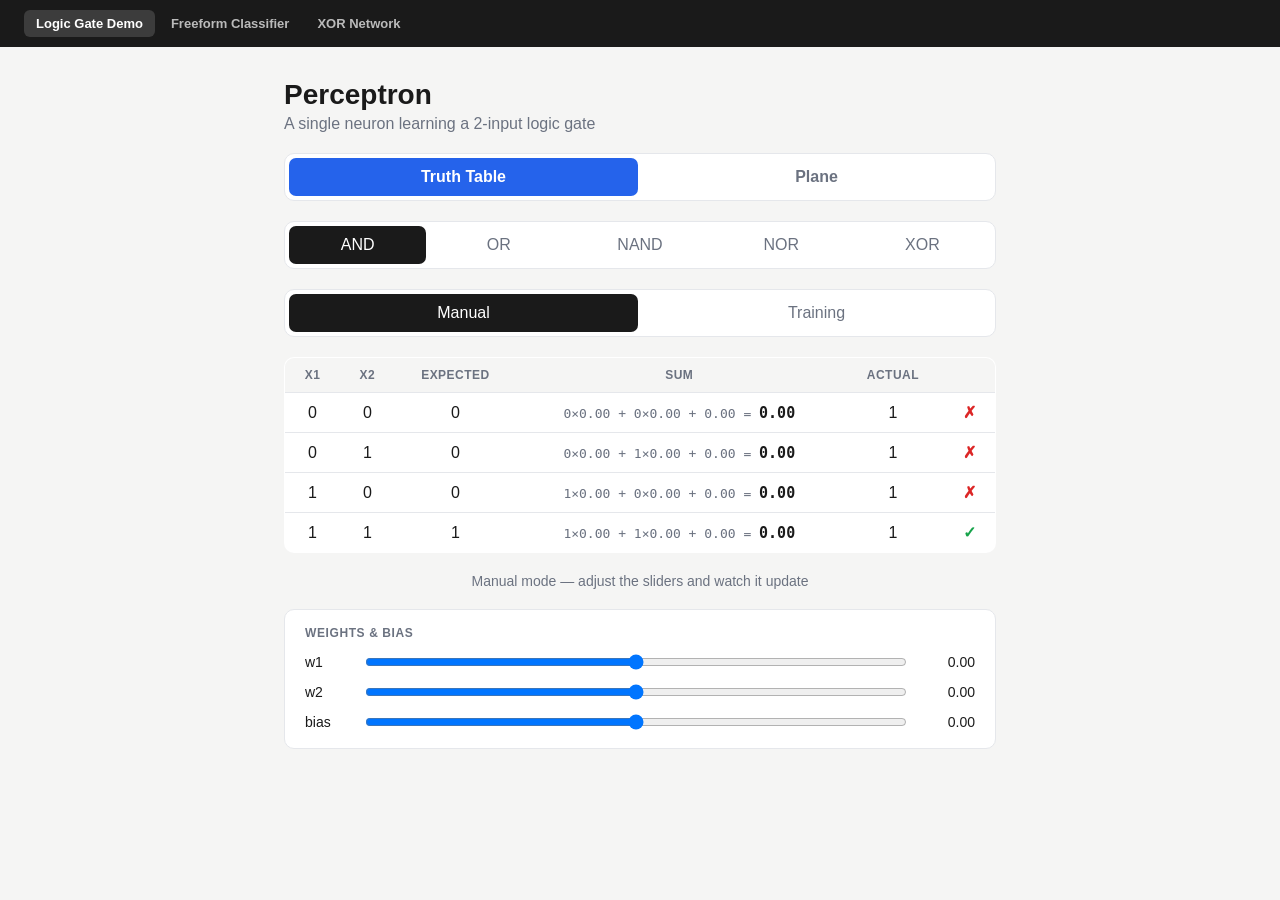
<file: index.html>
<!doctype html>
<html lang="en">
  <head>
    <meta charset="utf-8" />
    <title>Perceptron: Logic Gate Demo</title>
    <link rel="stylesheet" href="style.css" />
    <link rel="stylesheet" href="nav.css" />
  </head>
  <body data-active-view="table" data-mode="manual">
    <main class="app">
      <header class="app-header">
        <h1>Perceptron</h1>
        <p class="subtitle">A single neuron learning a 2-input logic gate</p>
      </header>

      <nav class="view-menu">
        <button data-view="table" id="view-table-btn">Truth Table</button>
        <button data-view="plane" id="view-plane-btn">Plane</button>
      </nav>

      <section id="table-view" class="view">
        <div class="gate-selector" data-role="gate-selector">
          <button data-role="gate-btn" data-gate="AND">AND</button>
          <button data-role="gate-btn" data-gate="OR">OR</button>
          <button data-role="gate-btn" data-gate="NAND">NAND</button>
          <button data-role="gate-btn" data-gate="NOR">NOR</button>
          <button data-role="gate-btn" data-gate="XOR">XOR</button>
        </div>

        <div class="mode-tabs">
          <button data-role="mode-manual" class="mode-tab">Manual</button>
          <button data-role="mode-training" class="mode-tab">Training</button>
        </div>

        <table class="truth-table">
          <thead>
            <tr>
              <th>x1</th>
              <th>x2</th>
              <th>expected</th>
              <th>sum</th>
              <th>actual</th>
              <th></th>
            </tr>
          </thead>
          <tbody id="truth-table-body"></tbody>
        </table>

        <p data-role="status" class="status"></p>

        <section data-role="manual-panel" class="panel">
          <h2>Weights &amp; bias</h2>
          <label class="slider-row">
            <span>w1</span>
            <input data-role="w1-slider" type="range" min="-2" max="2" step="0.01" />
            <span data-role="w1-value" class="value"></span>
          </label>
          <label class="slider-row">
            <span>w2</span>
            <input data-role="w2-slider" type="range" min="-2" max="2" step="0.01" />
            <span data-role="w2-value" class="value"></span>
          </label>
          <label class="slider-row">
            <span>bias</span>
            <input data-role="bias-slider" type="range" min="-2" max="2" step="0.01" />
            <span data-role="bias-value" class="value"></span>
          </label>
        </section>

        <section data-role="training-panel" class="panel">
          <h2>Learning</h2>
          <div class="buttons">
            <button data-role="step-btn">Step</button>
            <button data-role="run-btn">Run</button>
            <button data-role="reset-btn">Reset</button>
          </div>
          <p class="epoch">Epoch <span data-role="epoch-count"></span></p>
          <p data-role="training-indicator" class="training-indicator"></p>
        </section>
      </section>

      <section id="plane-view" class="view">
        <div class="gate-selector" data-role="gate-selector">
          <button data-role="gate-btn" data-gate="AND">AND</button>
          <button data-role="gate-btn" data-gate="OR">OR</button>
          <button data-role="gate-btn" data-gate="NAND">NAND</button>
          <button data-role="gate-btn" data-gate="NOR">NOR</button>
          <button data-role="gate-btn" data-gate="XOR">XOR</button>
        </div>

        <div class="mode-tabs">
          <button data-role="mode-manual" class="mode-tab">Manual</button>
          <button data-role="mode-training" class="mode-tab">Training</button>
        </div>

        <div class="plane-wrap">
          <svg id="plane-svg" viewBox="0 0 400 400"></svg>
        </div>

        <p data-role="status" class="status"></p>

        <section data-role="manual-panel" class="panel">
          <h2>Weights &amp; bias</h2>
          <label class="slider-row">
            <span>w1</span>
            <input data-role="w1-slider" type="range" min="-2" max="2" step="0.01" />
            <span data-role="w1-value" class="value"></span>
          </label>
          <label class="slider-row">
            <span>w2</span>
            <input data-role="w2-slider" type="range" min="-2" max="2" step="0.01" />
            <span data-role="w2-value" class="value"></span>
          </label>
          <label class="slider-row">
            <span>bias</span>
            <input data-role="bias-slider" type="range" min="-2" max="2" step="0.01" />
            <span data-role="bias-value" class="value"></span>
          </label>
        </section>

        <section data-role="training-panel" class="panel">
          <h2>Learning</h2>
          <div class="buttons">
            <button data-role="step-btn">Step</button>
            <button data-role="run-btn">Run</button>
            <button data-role="reset-btn">Reset</button>
          </div>
          <p class="epoch">Epoch <span data-role="epoch-count"></span></p>
          <p data-role="training-indicator" class="training-indicator"></p>
        </section>
      </section>
    </main>
    <script type="module" src="app.js"></script>
  </body>
</html>
</file>
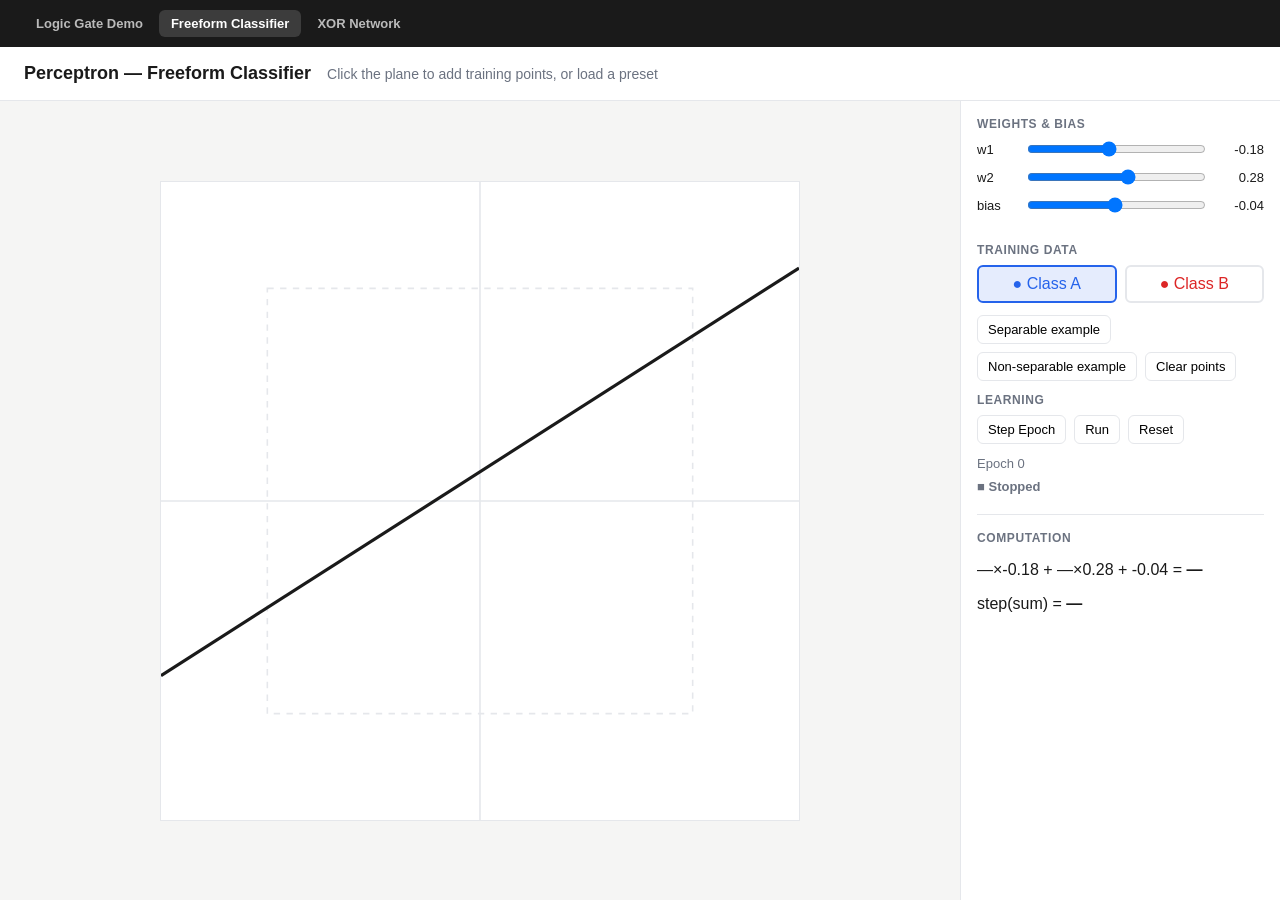
<file: freeform.html>
<!doctype html>
<html lang="en">
  <head>
    <meta charset="utf-8" />
    <title>Perceptron: Freeform Classifier</title>
    <link rel="stylesheet" href="freeform.css" />
    <link rel="stylesheet" href="nav.css" />
  </head>
  <body>
    <div id="app"></div>
    <script type="module" src="freeform.js"></script>
  </body>
</html>
</file>
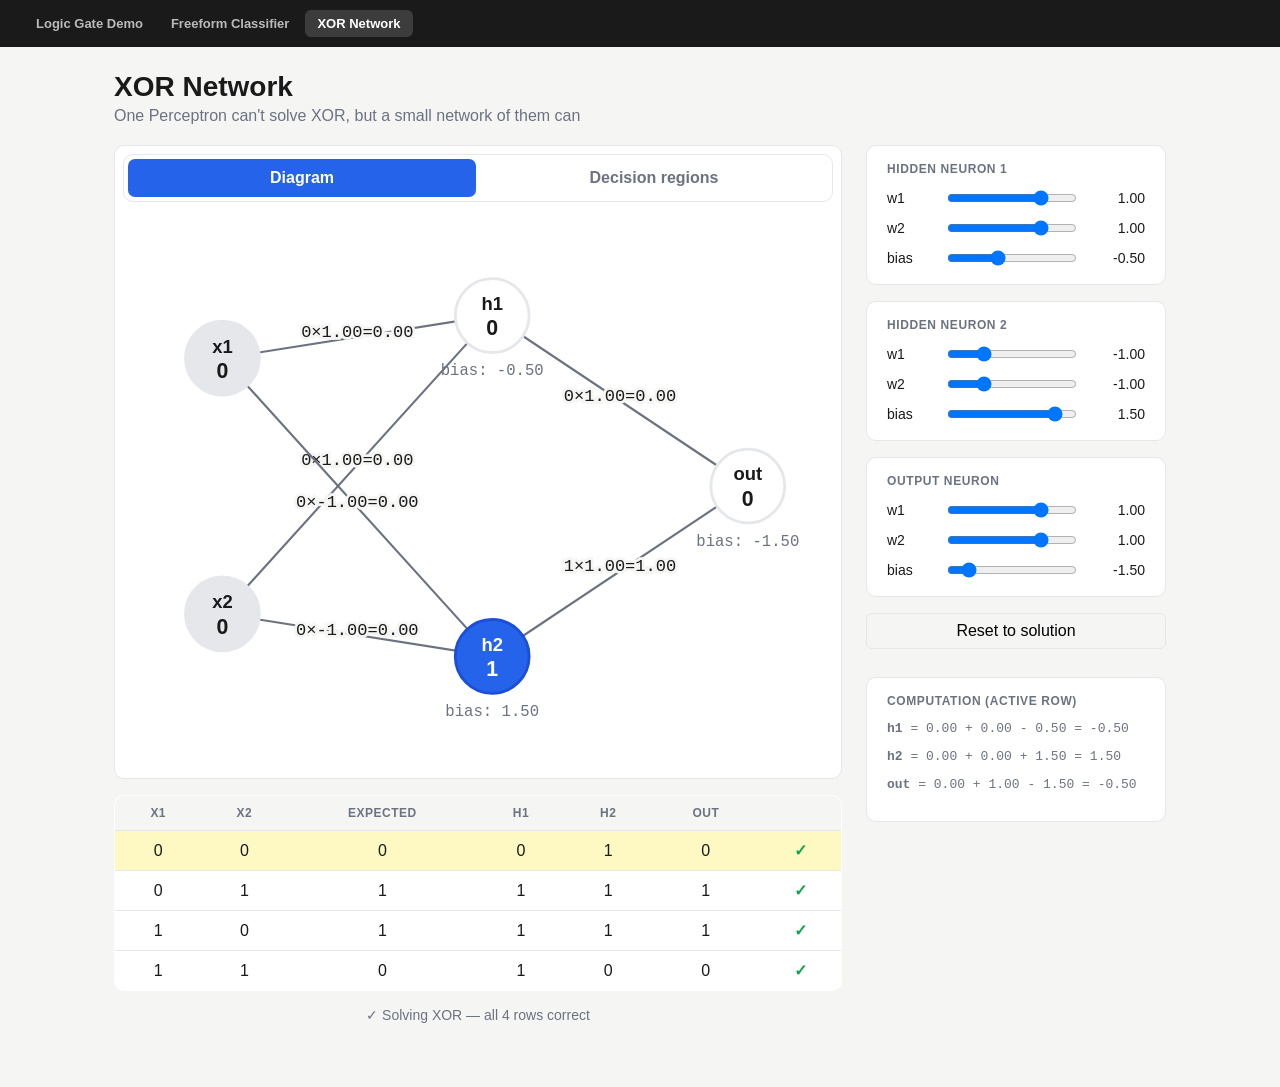
<file: xor-network.html>
<!doctype html>
<html lang="en">
  <head>
    <meta charset="utf-8" />
    <title>Perceptron: XOR Network Demo</title>
    <link rel="stylesheet" href="style.css" />
    <link rel="stylesheet" href="xor-network.css" />
    <link rel="stylesheet" href="nav.css" />
  </head>
  <body>
    <header class="app-header">
      <h1>XOR Network</h1>
      <p class="subtitle">One Perceptron can't solve XOR, but a small network of them can</p>
    </header>
    <div id="app"></div>
    <script type="module" src="xor-network.js"></script>
  </body>
</html>
</file>
<file: style.css>
:root {
  --ink: #1a1a1a;
  --muted: #6b7280;
  --bg: #f5f5f4;
  --panel-bg: #ffffff;
  --border: #e5e7eb;
  --correct: #16a34a;
  --incorrect: #dc2626;
}

* {
  box-sizing: border-box;
}

body {
  margin: 0;
  font-family: -apple-system, BlinkMacSystemFont, "Segoe UI", Helvetica, Arial, sans-serif;
  color: var(--ink);
  background: var(--bg);
}

button {
  font: inherit;
  cursor: pointer;
}

.app {
  max-width: 760px;
  margin: 0 auto;
  padding: 32px 24px 64px;
  display: flex;
  flex-direction: column;
  gap: 20px;
}

.app-header h1 {
  margin: 0;
  font-size: 28px;
}
.subtitle {
  margin: 4px 0 0;
  color: var(--muted);
}
.gate-selector,
.mode-tabs {
  display: flex;
  gap: 4px;
  background: var(--panel-bg);
  border: 1px solid var(--border);
  border-radius: 10px;
  padding: 4px;
}

.gate-selector button,
.mode-tabs button {
  flex: 1;
  padding: 10px;
  border: none;
  background: transparent;
  border-radius: 7px;
  font-weight: 500;
  color: var(--muted);
}
.gate-selector button.active,
.mode-tabs button.active {
  background: var(--ink);
  color: white;
}

.truth-table {
  width: 100%;
  border-collapse: collapse;
  background: var(--panel-bg);
  border: 1px solid var(--border);
  border-radius: 10px;
  overflow: hidden;
  font-variant-numeric: tabular-nums;
}
.truth-table th,
.truth-table td {
  padding: 10px 14px;
  text-align: center;
  border-bottom: 1px solid var(--border);
}
.truth-table th {
  font-size: 12px;
  text-transform: uppercase;
  letter-spacing: 0.04em;
  color: var(--muted);
  background: var(--bg);
}
.truth-table tr:last-child td {
  border-bottom: none;
}
.truth-table tr.active-row {
  background: #fef9c3;
}
.calculation {
  font-family: ui-monospace, SFMono-Regular, Menlo, monospace;
  font-size: 13px;
  white-space: nowrap;
  color: var(--muted);
}

.calc-sum {
  font-size: 15px;
  font-weight: 700;
  color: var(--ink);
}

.check.correct {
  color: var(--correct);
  font-weight: 600;
}
.check.incorrect {
  color: var(--incorrect);
  font-weight: 600;
}

.status {
  margin: 0;
  text-align: center;
  color: var(--muted);
  font-size: 14px;
}

.panel {
  background: var(--panel-bg);
  border: 1px solid var(--border);
  border-radius: 10px;
  padding: 16px 20px;
}
.panel h2 {
  font-size: 12px;
  text-transform: uppercase;
  letter-spacing: 0.05em;
  color: var(--muted);
  margin: 0 0 12px;
}

.slider-row {
  display: grid;
  grid-template-columns: 48px 1fr 56px;
  align-items: center;
  gap: 10px;
  margin-bottom: 10px;
  font-size: 14px;
}
.slider-row:last-of-type {
  margin-bottom: 0;
}
.value {
  text-align: right;
  font-variant-numeric: tabular-nums;
}

.buttons {
  display: flex;
  gap: 8px;
  margin-bottom: 12px;
}
.buttons button {
  flex: 1;
  padding: 8px;
  border: 1px solid var(--border);
  border-radius: 6px;
  background: var(--bg);
}
.buttons button:hover {
  background: var(--border);
}

.epoch {
  margin: 0;
  font-size: 13px;
  color: var(--muted);
}

.training-indicator {
  margin: 8px 0 0;
  font-size: 13px;
  font-weight: 600;
  color: var(--muted);
}
.training-indicator.running {
  color: var(--correct);
  animation: training-pulse 1s ease-in-out infinite;
}

@keyframes training-pulse {
  0%,
  100% {
    opacity: 1;
  }
  50% {
    opacity: 0.4;
  }
}

/* Mode visibility — weights/bias sliders stay visible in both modes so
   the presenter can watch them move as Training mode learns. */
body[data-mode="manual"] [data-role="training-panel"] {
  display: none;
}

/* View visibility — Table vs. Plane, both driven by the same shared state */
body[data-active-view="table"] #plane-view {
  display: none;
}
body[data-active-view="plane"] #table-view {
  display: none;
}

.view-menu {
  display: flex;
  gap: 4px;
  background: var(--panel-bg);
  border: 1px solid var(--border);
  border-radius: 10px;
  padding: 4px;
}
.view-menu button {
  flex: 1;
  padding: 10px;
  border: none;
  background: transparent;
  border-radius: 7px;
  font-weight: 600;
  color: var(--muted);
}
.view-menu button.active {
  background: #2563eb;
  color: white;
}

.view {
  display: flex;
  flex-direction: column;
  gap: 20px;
}

.plane-wrap {
  display: flex;
  align-items: center;
  justify-content: center;
  background: var(--panel-bg);
  border: 1px solid var(--border);
  border-radius: 10px;
  padding: 16px;
}
#plane-svg {
  width: 100%;
  max-width: 420px;
  aspect-ratio: 1 / 1;
}

.plane-active-region {
  fill: none;
  stroke: var(--border);
  stroke-width: 1.5;
  stroke-dasharray: 5 5;
}

.plane-boundary {
  stroke: var(--ink);
  stroke-width: 2.5;
}

.plane-point {
  stroke: white;
  stroke-width: 2;
}
.plane-point.class-a {
  fill: #9ca3af;
}
.plane-point.class-b {
  fill: #2563eb;
}
.plane-point.correct {
  stroke: var(--correct);
  stroke-width: 3;
}
.plane-point.misclassified {
  stroke: var(--incorrect);
  stroke-width: 3;
}

.plane-point-active-ring {
  fill: none;
  stroke: #f59e0b;
  stroke-width: 3;
}

.plane-region-a {
  fill: #9ca3af;
  opacity: 0.18;
}
.plane-region-b {
  fill: #2563eb;
  opacity: 0.18;
}

.plane-hidden-boundary {
  stroke-width: 2;
  stroke-dasharray: 6 4;
  fill: none;
}
.plane-hidden-boundary.h1 {
  stroke: #7c3aed;
}
.plane-hidden-boundary.h2 {
  stroke: #d97706;
}

.plane-hidden-boundary-label {
  font-size: 12px;
  font-weight: 700;
  text-anchor: middle;
}
.plane-hidden-boundary-label.h1 {
  fill: #7c3aed;
}
.plane-hidden-boundary-label.h2 {
  fill: #d97706;
}

.plane-point-label {
  font-size: 12px;
  font-family: ui-monospace, SFMono-Regular, Menlo, monospace;
  fill: var(--muted);
  text-anchor: middle;
}

.plane-side-badge {
  stroke: white;
  stroke-width: 2;
  opacity: 0.9;
}
.plane-side-badge.positive {
  fill: #2563eb;
}
.plane-side-badge.negative {
  fill: #9ca3af;
}

.plane-side-label {
  font-size: 14px;
  font-weight: 700;
  fill: white;
  text-anchor: middle;
  dominant-baseline: central;
  pointer-events: none;
}
</file>
<file: nav.css>
.site-nav {
  display: flex;
  gap: 4px;
  padding: 10px 24px;
  background: #1a1a1a;
}
.site-nav-link {
  padding: 6px 12px;
  border-radius: 6px;
  color: rgba(255, 255, 255, 0.7);
  text-decoration: none;
  font-size: 13px;
  font-weight: 600;
}
.site-nav-link:hover {
  color: white;
}
.site-nav-link.active {
  background: rgba(255, 255, 255, 0.15);
  color: white;
}
</file>
<file: freeform.css>
:root {
  --class-a: #2563eb;
  --class-b: #dc2626;
  --ink: #1a1a1a;
  --muted: #6b7280;
  --bg: #f5f5f4;
  --panel-bg: #ffffff;
  --border: #e5e7eb;
  --correct: #16a34a;
}

* {
  box-sizing: border-box;
}

html,
body {
  height: 100%;
  margin: 0;
}

body {
  display: flex;
  flex-direction: column;
  font-family: -apple-system, BlinkMacSystemFont, "Segoe UI", Helvetica, Arial, sans-serif;
  color: var(--ink);
  background: var(--bg);
}

button {
  font: inherit;
  cursor: pointer;
}

#app {
  flex: 1;
  min-height: 0;
}

/* --- Plane (SVG) --- */
svg[data-role="plane"] {
  display: block;
  width: 100%;
  height: 100%;
  background: var(--panel-bg);
}

.plane-active-region {
  fill: none;
  stroke: var(--border);
  stroke-width: 1;
  stroke-dasharray: 4 4;
}

.plane-axis {
  stroke: var(--border);
  stroke-width: 1;
}

.plane-boundary {
  stroke: var(--ink);
  stroke-width: 2;
}

.plane-point {
  stroke: white;
  stroke-width: 1.5;
}
.plane-point.class-a {
  fill: var(--class-a);
}
.plane-point.class-b {
  fill: var(--class-b);
}

/* ============================================================
   Side-by-side dashboard layout (ported from prototype Variant A)
   ============================================================ */
.variant-a {
  display: flex;
  flex-direction: column;
  height: 100%;
}

.va-header {
  display: flex;
  align-items: baseline;
  gap: 16px;
  padding: 16px 24px;
  border-bottom: 1px solid var(--border);
  background: var(--panel-bg);
}
.va-header h1 {
  font-size: 18px;
  margin: 0;
}
.va-status {
  margin: 0;
  color: var(--muted);
  font-size: 14px;
}

.va-body {
  flex: 1;
  display: grid;
  grid-template-columns: 1fr 320px;
  min-height: 0;
}

.va-plane-col {
  padding: 24px;
  display: flex;
  align-items: center;
  justify-content: center;
  min-height: 0;
}
.va-plane-col svg {
  max-width: 640px;
  max-height: 640px;
  aspect-ratio: 1 / 1;
  border: 1px solid var(--border);
}

.va-sidebar {
  border-left: 1px solid var(--border);
  background: var(--panel-bg);
  padding: 16px;
  overflow-y: auto;
  display: flex;
  flex-direction: column;
  gap: 20px;
}

.va-panel h2,
.va-computation h2 {
  font-size: 12px;
  text-transform: uppercase;
  letter-spacing: 0.05em;
  color: var(--muted);
  margin: 0 0 8px;
}

.va-slider-row {
  display: grid;
  grid-template-columns: 40px 1fr 48px;
  align-items: center;
  gap: 8px;
  font-size: 13px;
  margin-bottom: 8px;
}
.va-value {
  text-align: right;
  font-variant-numeric: tabular-nums;
}

.va-class-toggle {
  display: flex;
  gap: 8px;
  margin-bottom: 12px;
}
.class-a-btn,
.class-b-btn {
  flex: 1;
  padding: 8px;
  border: 2px solid var(--border);
  border-radius: 6px;
  background: var(--panel-bg);
}
.class-a-btn {
  color: var(--class-a);
}
.class-b-btn {
  color: var(--class-b);
}
.class-a-btn.active {
  border-color: var(--class-a);
  background: color-mix(in srgb, var(--class-a) 12%, white);
}
.class-b-btn.active {
  border-color: var(--class-b);
  background: color-mix(in srgb, var(--class-b) 12%, white);
}

.va-buttons {
  display: flex;
  gap: 8px;
  flex-wrap: wrap;
  margin-bottom: 12px;
}
.va-buttons button {
  padding: 6px 10px;
  border: 1px solid var(--border);
  border-radius: 6px;
  background: var(--panel-bg);
  font-size: 13px;
}
.va-buttons button:hover {
  background: var(--bg);
}

.va-epoch {
  font-size: 13px;
  color: var(--muted);
  margin: 0;
}

.training-indicator {
  margin: 8px 0 0;
  font-size: 13px;
  font-weight: 600;
  color: var(--muted);
}
.training-indicator.running {
  color: var(--correct);
  animation: training-pulse 1s ease-in-out infinite;
}

@keyframes training-pulse {
  0%,
  100% {
    opacity: 1;
  }
  50% {
    opacity: 0.4;
  }
}

.va-computation {
  border-top: 1px solid var(--border);
  padding-top: 16px;
}
.va-formula {
  font-variant-numeric: tabular-nums;
}
</file>
<file: xor-network.css>
.app-header {
  max-width: 1100px;
  margin: 0 auto;
  padding: 24px 24px 0;
}

#app {
  max-width: 1100px;
  margin: 0 auto;
  padding: 20px 24px 64px;
}

.network-app {
  display: flex;
  gap: 24px;
  align-items: flex-start;
}

.network-main {
  flex: 1;
  min-width: 0;
  display: flex;
  flex-direction: column;
  gap: 16px;
}

.network-sidebar {
  width: 300px;
  flex: none;
  display: flex;
  flex-direction: column;
  gap: 16px;
}

.diagram-wrap {
  background: var(--panel-bg);
  border: 1px solid var(--border);
  border-radius: 10px;
  padding: 8px;
}
.diagram-wrap svg {
  display: block;
  width: 100%;
  height: auto;
}

[data-role="diagram-wrap"][data-active-view="diagram"] [data-role="region-plane"] {
  display: none;
}
[data-role="diagram-wrap"][data-active-view="region-plane"] [data-role="diagram"] {
  display: none;
}

.truth-table td.correct {
  color: var(--correct);
  font-weight: 700;
}
.truth-table td.misclassified {
  color: var(--incorrect);
  font-weight: 700;
}
.truth-table tr {
  cursor: pointer;
}
.truth-table tr.active {
  background: #fef9c3;
}

/* --- Network diagram (SVG) --- */
.network-edge {
  stroke: var(--muted);
  stroke-width: 1.5;
}
.network-edge-label {
  font-size: 12px;
  font-family: ui-monospace, SFMono-Regular, Menlo, monospace;
  fill: var(--ink);
  text-anchor: middle;
  paint-order: stroke;
  stroke: var(--bg);
  stroke-width: 4;
}

.network-node {
  stroke: var(--border);
  stroke-width: 2;
  fill: var(--panel-bg);
}
.network-node.input {
  fill: #e5e7eb;
}
.network-node.active {
  fill: #2563eb;
  stroke: #1d4ed8;
}

.network-node-label {
  font-size: 13px;
  font-weight: 700;
  text-anchor: middle;
}
.network-node-value {
  font-size: 15px;
  font-weight: 700;
  text-anchor: middle;
}
.network-bias-label {
  font-size: 11px;
  font-family: ui-monospace, SFMono-Regular, Menlo, monospace;
  fill: var(--muted);
  text-anchor: middle;
}
</file>
